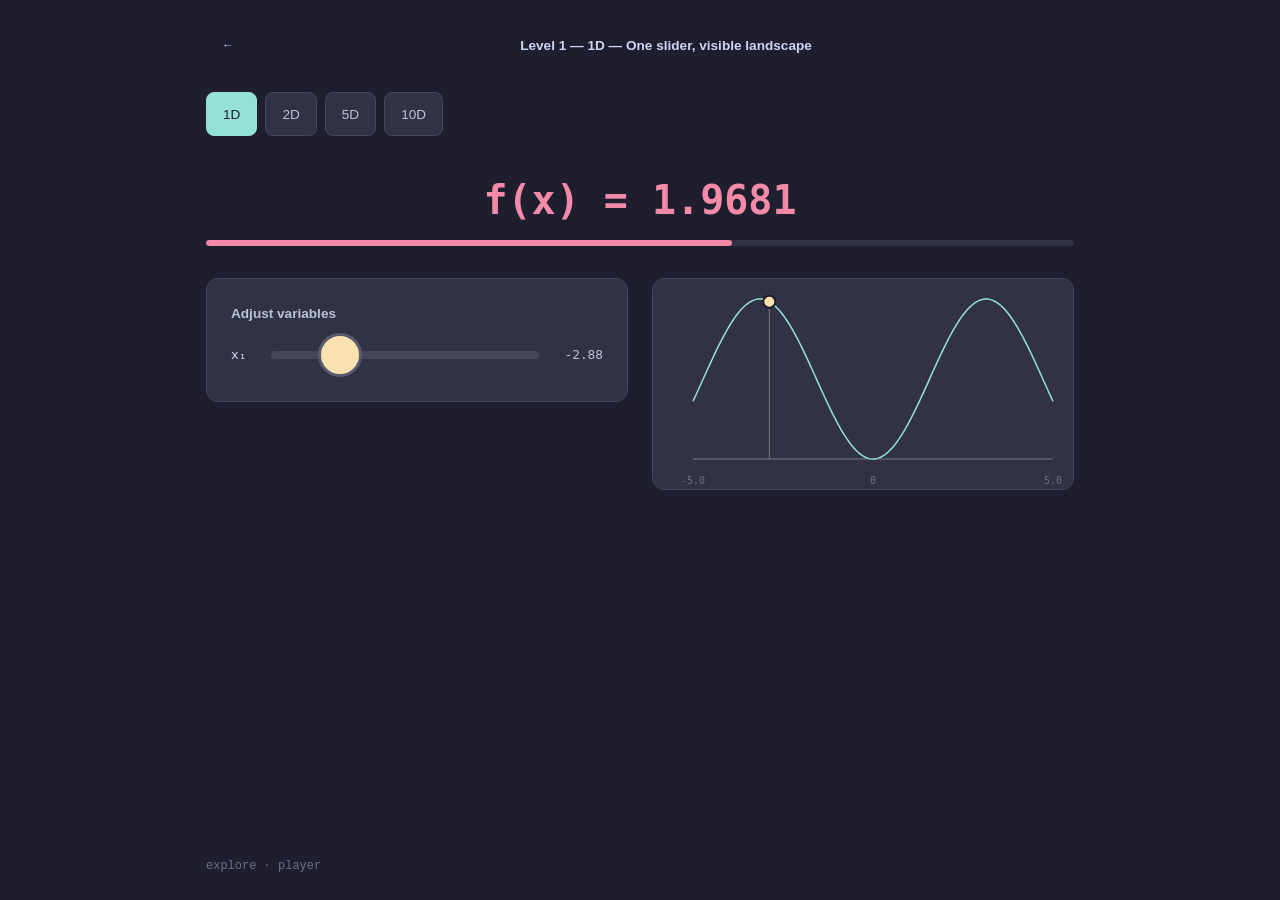
<file: frontend/game.html>
<!DOCTYPE html>
<html lang="en">
<head>
  <meta charset="UTF-8">
  <meta name="viewport" content="width=device-width, initial-scale=1.0, viewport-fit=cover">
  <meta name="theme-color" content="#1e1e2e">
  <title>OptimGame — Playing</title>
  <link rel="icon" href="assets/favicon.svg" type="image/svg+xml">
  <link rel="stylesheet" href="css/style.css">
  <style>
    .game-page {
      max-width: 700px;
      margin: 0 auto;
      padding: var(--space-md);
      padding-bottom: calc(var(--space-md) + env(safe-area-inset-bottom, 0px));
      min-height: 100vh;
      min-height: 100dvh;
      display: flex;
      flex-direction: column;
      gap: var(--space-md);
      overflow-x: hidden;
    }

    .fn-display {
      text-align: center;
      padding: var(--space-md) 0;
    }

    .vis-canvas {
      width: 100%;
      height: 250px;
      max-width: 100%;
    }

    .game-footer {
      display: flex;
      justify-content: space-between;
      align-items: center;
      padding: var(--space-sm) 0;
      margin-top: auto;
      gap: var(--space-sm);
    }

    .game-footer .btn {
      min-height: 44px;
      min-width: 44px;
    }

    @media (min-width: 768px) {
      .game-page {
        max-width: 900px;
      }

      .game-content {
        display: grid;
        grid-template-columns: 1fr 1fr;
        gap: var(--space-lg);
        align-items: start;
      }

      .vis-canvas {
        height: 350px;
      }
    }

    /* Mobile: stack game content, reduce padding */
    @media (max-width: 767px) {
      .game-page {
        padding: var(--space-sm) var(--space-md);
        padding-bottom: calc(var(--space-sm) + env(safe-area-inset-bottom, 0px));
      }

      .game-content {
        display: flex;
        flex-direction: column;
        gap: var(--space-md);
      }

      .vis-canvas {
        height: 220px;
      }
    }

    /* Small screens: reduce canvas height to prevent scroll */
    @media (max-width: 374px) {
      .game-page {
        padding: var(--space-sm);
        gap: var(--space-sm);
      }

      .vis-canvas {
        height: 180px;
      }
    }

    .score-result-overlay {
      position: fixed;
      inset: 0;
      background: rgba(17, 17, 27, 0.9);
      display: flex;
      align-items: center;
      justify-content: center;
      z-index: 100;
      padding: var(--space-md);
      overflow-y: auto;
    }

    /* Score overlay: ensure it's scrollable on short mobile screens */
    @media (max-width: 767px) {
      .score-result-overlay {
        align-items: flex-start;
        padding-top: var(--space-xl);
      }

      .score-result-overlay .card {
        margin: 0 auto;
        max-width: 100%;
      }
    }
  </style>
</head>
<body>
  <main class="game-page">

    <!-- Header -->
    <header class="game-header">
      <a href="index.html" class="btn btn--ghost" style="font-size: 0.75rem; padding: 4px 8px; white-space: nowrap;">←</a>
      <span class="game-header__level" id="level-label">Level 1</span>
      <span class="game-header__budget" id="budget-label">Budget: 40</span>
    </header>

    <!-- Level Selector -->
    <nav class="level-selector" id="level-selector" aria-label="Level selection"></nav>

    <!-- Function Value Display -->
    <section class="fn-display">
      <div class="fn-value" id="fn-value">f(x) = 0.0000</div>
      <div class="ghost-value" id="ghost-display" style="display: none; margin-top: var(--space-xs); font-size: 0.85rem; color: var(--lavender, #b4befe);">
        AI (<span id="ghost-algorithm">CMA-ES</span>): f(x) = <span id="ghost-fn-value">0.0000</span> — Eval: <span id="ghost-eval-count">0</span>/<span id="ghost-total-evals">40</span>
      </div>
      <div class="progress-bar" style="margin-top: var(--space-sm);">
        <div class="progress-bar__fill" id="progress-fill" style="width: 0%;"></div>
      </div>
    </section>

    <!-- Game Content: Sliders + Visualisation -->
    <div class="game-content">
      <!-- Sliders -->
      <section class="card">
        <h2 style="margin-bottom: var(--space-sm); font-size: 0.85rem;" class="text-secondary">
          Adjust variables
        </h2>
        <div class="slider-group" id="slider-container"></div>
      </section>

      <!-- Visualisation -->
      <section class="vis-container" id="vis-container">
        <canvas class="vis-canvas" id="vis-canvas"></canvas>
      </section>
    </div>

    <!-- Submit Score Button (hidden in explore mode) -->
    <div class="submit-section" id="submit-section" style="display: none; text-align: center;">
      <button class="btn btn--primary" id="submit-score-btn" style="min-width: 180px;">
        Submit Score
      </button>
    </div>

    <!-- Score Result Overlay -->
    <div class="score-result-overlay" id="score-result-overlay" style="display: none;">
      <div class="card" style="text-align: center; max-width: 400px; margin: 0 auto; padding: var(--space-xl);">
        <h2 style="margin-bottom: var(--space-sm); color: var(--accent-primary);">Score Submitted!</h2>
        <div class="fn-value" id="final-score-display" style="margin-bottom: var(--space-md);">f(x) = 0.0000</div>
        <p class="text-secondary" id="rank-display" style="display: none; margin-bottom: var(--space-sm); color: var(--accent-secondary);"></p>
        <p class="text-secondary" id="evals-used-display" style="margin-bottom: var(--space-lg);"></p>

        <!-- AI Comparison Summary (visible in AI mode only) -->
        <div id="ai-comparison" class="ai-comparison" style="display: none;">
          <h3 class="ai-comparison__title">You vs. AI</h3>
          <div class="ai-comparison__row ai-comparison__row--player">
            <span class="ai-comparison__label">You:</span>
            <strong id="player-result" class="ai-comparison__value"></strong>
            <span class="ai-comparison__evals">in <span id="player-evals"></span> evals</span>
          </div>
          <div class="ai-comparison__row ai-comparison__row--ghost">
            <span class="ai-comparison__label" id="ghost-algorithm-label">CMA-ES:</span>
            <strong id="ghost-result" class="ai-comparison__value"></strong>
            <span class="ai-comparison__evals">in <span id="ghost-evals"></span> evals</span>
          </div>
          <p id="comparison-verdict" class="ai-comparison__verdict"></p>
        </div>

        <div style="display: flex; flex-direction: column; gap: var(--space-sm);">
          <button class="btn btn--primary btn--full" id="next-level-btn" style="display: none;">Next Level →</button>
          <a href="leaderboard.html" class="btn btn--secondary btn--full">📊 Leaderboard</a>
          <a href="index.html" class="btn btn--ghost btn--full">Back to Menu</a>
        </div>
      </div>
    </div>

    <!-- Footer -->
    <footer class="game-footer">
      <span class="text-muted mono" style="font-size: 0.75rem;" id="mode-label"></span>
    </footer>

  </main>

  <script type="module">
    import { initGame } from "./js/game.js";

    // Grab DOM elements
    const elements = {
      sliderContainer: document.getElementById("slider-container"),
      canvas: document.getElementById("vis-canvas"),
      fnValue: document.getElementById("fn-value"),
      progressFill: document.getElementById("progress-fill"),
      levelLabel: document.getElementById("level-label"),
      budgetLabel: document.getElementById("budget-label"),
      visContainer: document.getElementById("vis-container"),
      levelSelector: document.getElementById("level-selector"),
      submitSection: document.getElementById("submit-section"),
      submitBtn: document.getElementById("submit-score-btn"),
      scoreResultOverlay: document.getElementById("score-result-overlay"),
      finalScoreDisplay: document.getElementById("final-score-display"),
      rankDisplay: document.getElementById("rank-display"),
      evalsUsedDisplay: document.getElementById("evals-used-display"),
      ghostDisplay: document.getElementById("ghost-display"),
      ghostAlgorithm: document.getElementById("ghost-algorithm"),
      ghostFnValue: document.getElementById("ghost-fn-value"),
      ghostEvalCount: document.getElementById("ghost-eval-count"),
      ghostTotalEvals: document.getElementById("ghost-total-evals"),
      // AI comparison elements
      aiComparison: document.getElementById("ai-comparison"),
      playerResult: document.getElementById("player-result"),
      playerEvals: document.getElementById("player-evals"),
      ghostResult: document.getElementById("ghost-result"),
      ghostEvals: document.getElementById("ghost-evals"),
      ghostAlgorithmLabel: document.getElementById("ghost-algorithm-label"),
      comparisonVerdict: document.getElementById("comparison-verdict"),
      nextLevelBtn: document.getElementById("next-level-btn"),
    };

    // Initialise game
    const state = initGame(elements);

    // Show mode label
    const modeLabel = document.getElementById("mode-label");
    const params = new URLSearchParams(window.location.search);
    const mode = params.get("mode") || "explore";
    const nickname = params.get("nickname") || "player";
    modeLabel.textContent = `${mode} · ${nickname}`;
  </script>
</body>
</html>
</file>
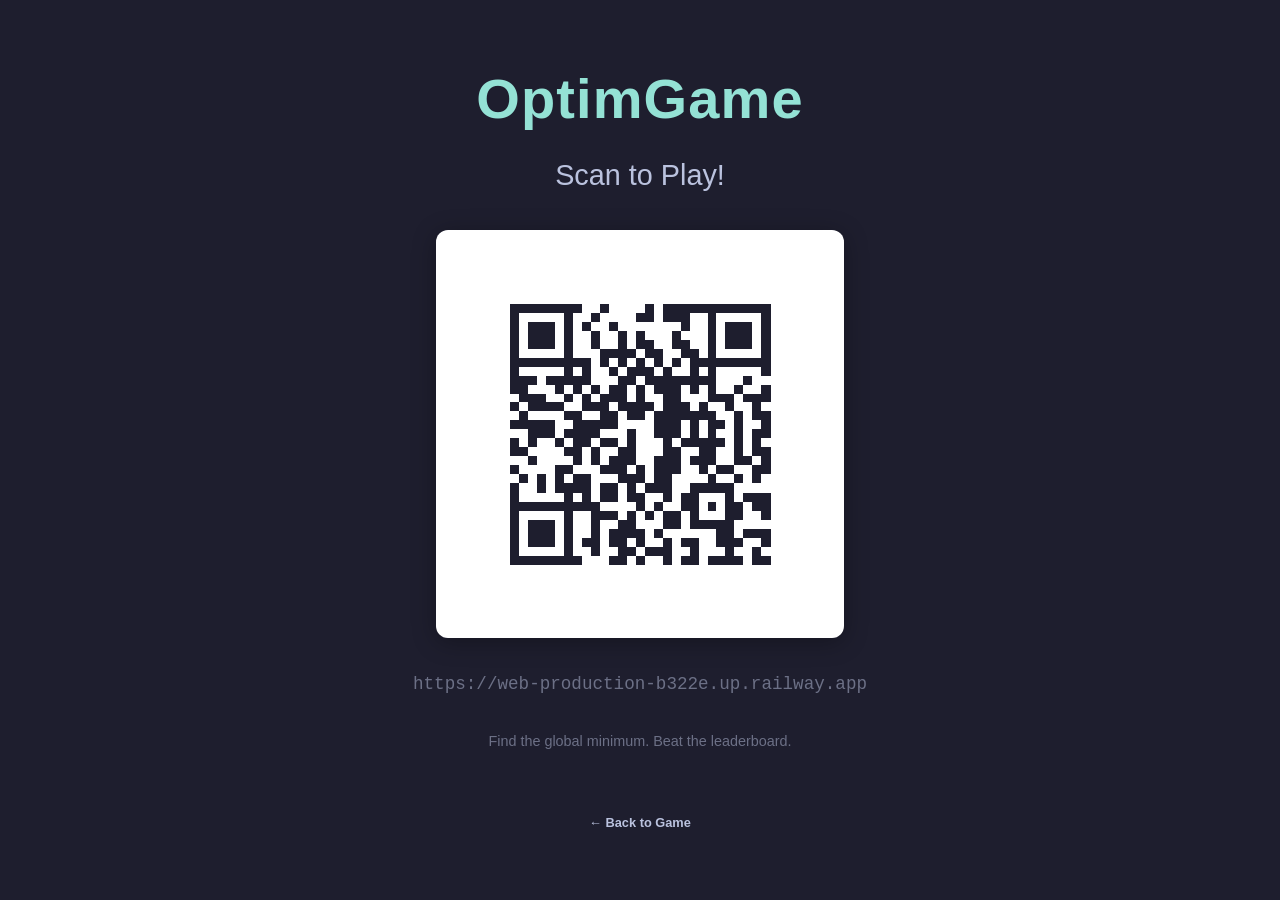
<file: frontend/qr.html>
<!DOCTYPE html>
<html lang="en">
<head>
  <meta charset="UTF-8">
  <meta name="viewport" content="width=device-width, initial-scale=1.0, viewport-fit=cover">
  <meta name="theme-color" content="#1e1e2e">
  <title>OptimGame — Scan to Play</title>
  <link rel="icon" href="assets/favicon.svg" type="image/svg+xml">
  <link rel="stylesheet" href="css/style.css">
  <style>
    .qr-page {
      display: flex;
      flex-direction: column;
      align-items: center;
      justify-content: center;
      min-height: 100vh;
      min-height: 100dvh;
      padding: var(--space-xl);
      gap: var(--space-xl);
      text-align: center;
    }

    .qr-title {
      font-size: clamp(2rem, 5vw, 3.5rem);
      font-weight: 700;
      color: var(--accent-primary);
      letter-spacing: 0.02em;
    }

    .qr-subtitle {
      font-size: clamp(1.2rem, 3vw, 1.8rem);
      color: var(--text-secondary);
      margin-top: var(--space-sm);
    }

    .qr-canvas-wrapper {
      background: #fff;
      border-radius: var(--radius-lg);
      padding: var(--space-lg);
      box-shadow: 0 4px 24px rgba(0, 0, 0, 0.3);
    }

    #qr-canvas {
      display: block;
      width: clamp(200px, 40vmin, 400px);
      height: clamp(200px, 40vmin, 400px);
      image-rendering: pixelated;
    }

    .qr-url {
      font-family: "SF Mono", "Fira Code", "Fira Mono", "Roboto Mono", "Courier New", monospace;
      font-size: clamp(0.8rem, 2vw, 1.1rem);
      color: var(--text-muted);
      word-break: break-all;
      max-width: 500px;
    }

    .qr-footer {
      font-size: 0.9rem;
      color: var(--text-muted);
    }
  </style>
</head>
<body>
  <main class="qr-page">
    <header>
      <h1 class="qr-title">OptimGame</h1>
      <p class="qr-subtitle">Scan to Play!</p>
    </header>

    <div class="qr-canvas-wrapper">
      <canvas id="qr-canvas" width="400" height="400" aria-label="QR code linking to OptimGame"></canvas>
    </div>

    <p class="qr-url" id="qr-url"></p>

    <p class="qr-footer">Find the global minimum. Beat the leaderboard.</p>

    <a href="index.html" class="btn btn--ghost" style="margin-top: var(--space-md); font-size: 0.8rem;">← Back to Game</a>
  </main>

  <script type="module">
    import { renderQR } from "./js/qr.js";

    const canvas = document.getElementById("qr-canvas");
    const urlDisplay = document.getElementById("qr-url");

    // Default to the Railway production URL; override with ?url= param
    const params = new URLSearchParams(window.location.search);
    const targetUrl = params.get("url") || "https://web-production-b322e.up.railway.app";

    urlDisplay.textContent = targetUrl;

    try {
      renderQR(canvas, targetUrl);
    } catch (e) {
      // Fallback: just show the URL prominently
      canvas.style.display = "none";
      urlDisplay.style.fontSize = "1.5rem";
      urlDisplay.style.color = "var(--accent-primary)";
    }
  </script>
</body>
</html>
</file>
<file: frontend/css/style.css>
/* ============================================================
   OptimGame — Catppuccin Mocha Theme
   ============================================================ */

:root {
  /* Catppuccin Mocha Palette */
  --base: #1e1e2e;
  --mantle: #181825;
  --crust: #11111b;
  --surface0: #313244;
  --surface1: #45475a;
  --surface2: #585b70;
  --overlay0: #6c7086;
  --overlay1: #7f849c;
  --overlay2: #9399b2;
  --subtext0: #a6adc8;
  --subtext1: #bac2de;
  --text: #cdd6f4;
  --lavender: #b4befe;
  --blue: #89b4fa;
  --sapphire: #74c7ec;
  --sky: #89dceb;
  --teal: #94e2d5;
  --green: #a6e3a1;
  --yellow: #f9e2af;
  --peach: #fab387;
  --maroon: #eba0ac;
  --red: #f38ba8;
  --mauve: #cba6f7;
  --pink: #f5c2e7;
  --flamingo: #f2cdcd;
  --rosewater: #f5e0dc;

  /* Semantic tokens */
  --bg-primary: var(--base);
  --bg-surface: var(--surface0);
  --bg-elevated: var(--surface1);
  --bg-active: var(--surface2);
  --text-primary: var(--text);
  --text-secondary: var(--subtext1);
  --text-muted: var(--overlay0);
  --accent-primary: var(--teal);
  --accent-secondary: var(--mauve);
  --color-success: var(--green);
  --color-warning: var(--peach);
  --color-danger: var(--red);
  --color-ghost: var(--lavender);
  --color-player: var(--yellow);
  --color-info: var(--sky);

  /* Spacing */
  --space-xs: 4px;
  --space-sm: 8px;
  --space-md: 16px;
  --space-lg: 24px;
  --space-xl: 32px;
  --space-2xl: 48px;

  /* Radii */
  --radius-sm: 4px;
  --radius-md: 8px;
  --radius-lg: 12px;
  --radius-full: 9999px;

  /* Transitions */
  --transition-fast: 150ms ease;
  --transition-normal: 200ms ease;
  --transition-slow: 300ms ease-out;
}

/* ============================================================
   Reset & Base
   ============================================================ */

*,
*::before,
*::after {
  box-sizing: border-box;
  margin: 0;
  padding: 0;
}

html {
  font-size: 16px;
  -webkit-text-size-adjust: 100%;
}

body {
  font-family: -apple-system, BlinkMacSystemFont, "Segoe UI", Roboto, Oxygen,
    Ubuntu, Cantarell, "Open Sans", "Helvetica Neue", sans-serif;
  background-color: var(--bg-primary);
  color: var(--text-primary);
  line-height: 1.6;
  min-height: 100vh;
  min-height: 100dvh;
}

/* ============================================================
   Typography
   ============================================================ */

h1 {
  font-size: 1.5rem;
  font-weight: 700;
  color: var(--text-primary);
}

h2 {
  font-size: 1.1rem;
  font-weight: 600;
  color: var(--text-primary);
}

.mono {
  font-family: "SF Mono", "Fira Code", "Fira Mono", "Roboto Mono",
    "Courier New", monospace;
}

.text-muted {
  color: var(--text-muted);
}

.text-secondary {
  color: var(--text-secondary);
}

/* ============================================================
   Layout
   ============================================================ */

.container {
  width: 100%;
  max-width: 600px;
  margin: 0 auto;
  padding: var(--space-md);
}

.container--wide {
  max-width: 1200px;
}

.page {
  display: flex;
  flex-direction: column;
  align-items: center;
  justify-content: center;
  min-height: 100vh;
  min-height: 100dvh;
  padding: var(--space-lg);
}

.stack {
  display: flex;
  flex-direction: column;
  gap: var(--space-md);
}

.stack--sm {
  gap: var(--space-sm);
}

.stack--lg {
  gap: var(--space-lg);
}

/* ============================================================
   Card
   ============================================================ */

.card {
  background: var(--bg-surface);
  border: 1px solid var(--surface1);
  border-radius: var(--radius-lg);
  padding: var(--space-lg);
}

/* ============================================================
   Buttons
   ============================================================ */

.btn {
  display: inline-flex;
  align-items: center;
  justify-content: center;
  padding: 12px 24px;
  min-height: 44px;
  min-width: 44px;
  border: none;
  border-radius: var(--radius-md);
  background: var(--bg-elevated);
  color: var(--accent-primary);
  font-family: inherit;
  font-size: 0.9rem;
  font-weight: 600;
  cursor: pointer;
  transition: background var(--transition-fast), transform var(--transition-fast);
  text-decoration: none;
  user-select: none;
  -webkit-tap-highlight-color: transparent;
  touch-action: manipulation;
}

.btn:hover {
  background: var(--bg-active);
}

.btn:active {
  transform: scale(0.97);
}

.btn:disabled {
  color: var(--text-muted);
  background: var(--bg-surface);
  cursor: not-allowed;
  transform: none;
}

.btn--primary {
  background: var(--accent-primary);
  color: var(--base);
}

.btn--primary:hover {
  background: var(--teal);
  opacity: 0.9;
}

.btn--secondary {
  color: var(--accent-secondary);
}

.btn--full {
  width: 100%;
}

.btn--ghost {
  background: transparent;
  color: var(--text-secondary);
}

.btn--ghost:hover {
  background: var(--bg-surface);
}

/* ============================================================
   Input
   ============================================================ */

.input {
  width: 100%;
  padding: 12px 16px;
  min-height: 44px;
  background: var(--bg-surface);
  border: 1px solid var(--surface1);
  border-radius: var(--radius-md);
  color: var(--text-primary);
  font-family: inherit;
  font-size: 1rem;
  outline: none;
  transition: border-color var(--transition-fast);
  -webkit-tap-highlight-color: transparent;
}

.input::placeholder {
  color: var(--text-muted);
}

.input:focus {
  border-color: var(--accent-primary);
}

/* ============================================================
   Function Value Display
   ============================================================ */

.fn-value {
  font-family: "SF Mono", "Fira Code", monospace;
  font-size: 1.8rem;
  font-weight: 700;
  text-align: center;
  transition: color var(--transition-fast);
}

.fn-value--excellent {
  color: var(--color-success);
}

.fn-value--good {
  color: var(--accent-primary);
}

.fn-value--ok {
  color: var(--color-warning);
}

.fn-value--far {
  color: var(--color-danger);
}

/* ============================================================
   Progress Bar (proximity to 0)
   ============================================================ */

.progress-bar {
  width: 100%;
  height: 6px;
  background: var(--bg-surface);
  border-radius: var(--radius-full);
  overflow: hidden;
}

.progress-bar__fill {
  height: 100%;
  border-radius: var(--radius-full);
  transition: width var(--transition-fast), background-color var(--transition-fast);
}

/* ============================================================
   Slider Component
   ============================================================ */

.slider-group {
  display: flex;
  flex-direction: column;
  gap: var(--space-sm);
}

.slider-row {
  display: flex;
  align-items: center;
  gap: var(--space-md);
  padding: var(--space-sm) 0;
  min-height: 44px;
}

.slider-row__label {
  font-family: "SF Mono", "Fira Code", monospace;
  font-size: 0.8rem;
  color: var(--text-primary);
  min-width: 24px;
}

.slider-row__input {
  width: 100%;
  -webkit-appearance: none;
  appearance: none;
  height: 8px;
  background: var(--bg-surface);
  border-radius: var(--radius-full);
  outline: none;
  cursor: pointer;
  /* Ensure 44px touch target for the track itself */
  padding: 18px 0;
  margin: -18px 0;
  background-clip: content-box;
}

/* iOS needs explicit track styling */
.slider-row__input::-webkit-slider-runnable-track {
  -webkit-appearance: none;
  height: 8px;
  background: var(--bg-elevated);
  border-radius: var(--radius-full);
}

.slider-row__input::-moz-range-track {
  height: 8px;
  background: var(--bg-elevated);
  border-radius: var(--radius-full);
  border: none;
}

.slider-row__input::-webkit-slider-thumb {
  -webkit-appearance: none;
  appearance: none;
  width: 44px;
  height: 44px;
  border-radius: 50%;
  background: var(--color-player);
  border: 3px solid var(--bg-active);
  cursor: pointer;
  transition: transform var(--transition-fast);
  /* Center thumb on track */
  margin-top: -18px;
}

.slider-row__input::-webkit-slider-thumb:active {
  transform: scale(1.15);
}

.slider-row__input::-moz-range-thumb {
  width: 44px;
  height: 44px;
  border-radius: 50%;
  background: var(--color-player);
  border: 3px solid var(--bg-active);
  cursor: pointer;
  box-sizing: border-box;
}

.slider-row__value {
  font-family: "SF Mono", "Fira Code", monospace;
  font-size: 0.8rem;
  color: var(--text-secondary);
  min-width: 48px;
  text-align: right;
}

/* Slider wrapper — positions ghost marker relative to track */
.slider-row__wrap {
  flex: 1;
  position: relative;
  display: flex;
  align-items: center;
}

.slider-row__wrap .slider-row__input {
  width: 100%;
}

/* Ghost marker — lavender dot showing AI position on the slider track */
.slider-row__ghost-marker {
  display: none;
  position: absolute;
  top: 50%;
  width: 14px;
  height: 14px;
  border-radius: 50%;
  background: var(--color-ghost);
  transform: translate(-50%, -50%);
  pointer-events: none;
  opacity: 0.85;
  box-shadow: 0 0 6px var(--color-ghost);
  transition: left 0.15s ease-out;
  z-index: 2;
}

/* ============================================================
   Visualisation Canvas
   ============================================================ */

.vis-container {
  width: 100%;
  border-radius: var(--radius-lg);
  overflow: hidden;
  background: var(--bg-surface);
  border: 1px solid var(--surface1);
}

.vis-container canvas {
  display: block;
  width: 100%;
  height: auto;
}

/* ============================================================
   Game Header
   ============================================================ */

.game-header {
  display: flex;
  justify-content: space-between;
  align-items: center;
  padding: var(--space-sm) 0;
  gap: var(--space-sm);
}

.game-header__level {
  font-weight: 600;
  color: var(--text-primary);
  font-size: 0.85rem;
  text-align: center;
  flex: 1;
  min-width: 0;
}

.game-header__budget {
  font-family: "SF Mono", "Fira Code", monospace;
  font-size: 0.85rem;
  color: var(--accent-primary);
}

.game-header__budget--warning {
  color: var(--color-warning);
}

.game-header__budget--danger {
  color: var(--color-danger);
}

/* ============================================================
   Level Selector
   ============================================================ */

.level-selector {
  display: flex;
  gap: var(--space-sm);
  flex-wrap: wrap;
}

.level-selector__btn {
  padding: 12px 16px;
  min-height: 44px;
  min-width: 44px;
  border: 1px solid var(--surface1);
  border-radius: var(--radius-md);
  background: var(--bg-surface);
  color: var(--text-secondary);
  font-size: 0.85rem;
  font-weight: 500;
  cursor: pointer;
  transition: all var(--transition-fast);
  -webkit-tap-highlight-color: transparent;
}

.level-selector__btn:hover {
  border-color: var(--accent-primary);
  color: var(--accent-primary);
}

.level-selector__btn--active {
  border-color: var(--accent-primary);
  background: var(--accent-primary);
  color: var(--base);
}

.level-selector__btn:disabled {
  opacity: 0.4;
  cursor: not-allowed;
}

/* ============================================================
   Mode Buttons (Landing Page)
   ============================================================ */

.mode-buttons {
  display: flex;
  flex-direction: column;
  gap: var(--space-sm);
  width: 100%;
}

.mode-buttons .btn {
  width: 100%;
}

/* ============================================================
   Divider
   ============================================================ */

.divider {
  display: flex;
  align-items: center;
  gap: var(--space-md);
  color: var(--text-muted);
  font-size: 0.8rem;
}

.divider::before,
.divider::after {
  content: "";
  flex: 1;
  height: 1px;
  background: var(--surface1);
}

/* ============================================================
   Responsive
   ============================================================ */

/* Very small screens (320px minimum width support) */
@media (max-width: 374px) {
  :root {
    --space-md: 12px;
    --space-lg: 16px;
  }

  .container {
    padding: var(--space-sm);
  }

  .fn-value {
    font-size: 1.4rem;
  }

  .slider-row {
    gap: var(--space-sm);
  }

  .slider-row__value {
    min-width: 40px;
    font-size: 0.7rem;
  }

  .card {
    padding: var(--space-md);
  }

  .level-selector {
    gap: var(--space-xs);
  }

  .level-selector__btn {
    padding: 10px 12px;
    font-size: 0.8rem;
    min-height: 44px;
  }
}

/* Small phones (375px–479px) */
@media (min-width: 375px) and (max-width: 479px) {
  .fn-value {
    font-size: 1.6rem;
  }

  .game-page {
    padding: var(--space-sm) var(--space-md);
  }
}

@media (min-width: 480px) {
  .fn-value {
    font-size: 2.2rem;
  }

  h1 {
    font-size: 2rem;
  }
}

@media (min-width: 768px) {
  .game-layout {
    display: grid;
    grid-template-columns: 1fr 1fr;
    gap: var(--space-lg);
  }

  .fn-value {
    font-size: 2.5rem;
  }
}

/* ============================================================
   Mobile Touch & iOS-Specific
   ============================================================ */

/* Prevent iOS zoom on input focus (font-size must be >= 16px) */
@media (max-width: 768px) {
  .input {
    font-size: 16px;
  }
}

/* Ensure all anchor/link touch targets meet 44px minimum */
a.btn {
  min-height: 44px;
  min-width: 44px;
  display: inline-flex;
  align-items: center;
  justify-content: center;
}

/* Mobile-specific layout adjustments (< 768px) */
@media (max-width: 767px) {
  /* Safe area insets for notched devices (iPhone X+) */
  body {
    padding-left: env(safe-area-inset-left);
    padding-right: env(safe-area-inset-right);
    padding-bottom: env(safe-area-inset-bottom);
  }

  .page {
    padding: var(--space-md);
    padding-bottom: calc(var(--space-md) + env(safe-area-inset-bottom));
  }

  /* Ensure level selector wraps gracefully on narrow screens */
  .level-selector {
    justify-content: center;
  }

  /* Cards should not overflow viewport */
  .card {
    padding: var(--space-md);
    word-break: break-word;
  }

  /* Stack game content vertically on mobile */
  .game-content {
    display: flex;
    flex-direction: column;
    gap: var(--space-md);
  }

  /* Slider container: ensure adequate spacing between sliders */
  .slider-group {
    gap: var(--space-md);
  }

  /* Larger slider track hitbox on mobile for easier dragging */
  .slider-row__input {
    height: 10px;
    padding: 20px 0;
    margin: -20px 0;
  }

  /* Mode buttons full width with proper spacing */
  .mode-buttons .btn {
    padding: 14px 24px;
  }

  /* Ensure submit button is easily tappable */
  .submit-section .btn {
    min-height: 48px;
    font-size: 1rem;
  }
}

/* Ensure no horizontal overflow on mobile */
html, body {
  overflow-x: hidden;
  max-width: 100vw;
}

.page,
.container,
.card,
.slider-group,
.level-selector {
  max-width: 100%;
  overflow-x: hidden;
}

/* Prevent any child from breaking viewport width */
img, canvas, video, svg {
  max-width: 100%;
  height: auto;
}

/* ============================================================
   Accessibility
   ============================================================ */

:focus-visible {
  outline: 2px solid var(--accent-primary);
  outline-offset: 2px;
}

@media (prefers-reduced-motion: reduce) {
  *,
  *::before,
  *::after {
    transition-duration: 0.01ms !important;
    animation-duration: 0.01ms !important;
  }
}

/* ============================================================
   AI Comparison Summary (You vs. AI end-of-round)
   ============================================================ */

.ai-comparison {
  margin: var(--space-md) 0;
  padding: var(--space-md);
  background: var(--mantle);
  border-radius: var(--radius-md);
  border: 1px solid var(--surface1);
}

.ai-comparison__title {
  color: var(--accent-primary);
  font-size: 1rem;
  font-weight: 600;
  margin-bottom: var(--space-sm);
}

.ai-comparison__row {
  display: flex;
  align-items: baseline;
  gap: var(--space-sm);
  padding: var(--space-xs) 0;
  font-family: "SF Mono", "Fira Code", monospace;
  font-size: 0.9rem;
}

.ai-comparison__row--player {
  color: var(--color-player);
}

.ai-comparison__row--ghost {
  color: var(--color-ghost);
}

.ai-comparison__label {
  font-weight: 600;
  min-width: 60px;
}

.ai-comparison__value {
  font-size: 1rem;
}

.ai-comparison__evals {
  color: var(--text-secondary);
  font-size: 0.8rem;
}

.ai-comparison__verdict {
  margin-top: var(--space-sm);
  font-weight: 700;
  font-size: 0.95rem;
}

.ai-comparison__verdict--player-wins {
  color: var(--color-success);
}

.ai-comparison__verdict--ghost-wins {
  color: var(--color-ghost);
}

.ai-comparison__verdict--tie {
  color: var(--accent-primary);
}

.ai-comparison__row--winner {
  background: rgba(166, 227, 161, 0.1);
  border-radius: var(--radius-sm);
  padding: var(--space-xs) var(--space-sm);
}


/* ============================================================
   Connection Status Indicator
   ============================================================ */

.connection-status {
  position: fixed;
  top: 0;
  left: 0;
  right: 0;
  z-index: 1000;
  display: flex;
  align-items: center;
  justify-content: center;
  gap: var(--space-sm);
  padding: var(--space-xs) var(--space-md);
  font-size: 0.8rem;
  font-weight: 500;
  transform: translateY(-100%);
  transition: transform var(--transition-normal), background-color var(--transition-fast);
}

.connection-status--connected {
  /* Hidden when connected */
  transform: translateY(-100%);
  background: var(--teal);
  color: var(--base);
}

.connection-status--reconnecting {
  transform: translateY(0);
  background: var(--peach);
  color: var(--base);
}

.connection-status--offline {
  transform: translateY(0);
  background: var(--red);
  color: var(--base);
}

.connection-status__icon {
  font-size: 0.7rem;
  line-height: 1;
}

.connection-status__text {
  line-height: 1;
}

/* Pulse animation for reconnecting state */
.connection-status--reconnecting .connection-status__icon {
  animation: pulse-icon 1.5s ease-in-out infinite;
}

@keyframes pulse-icon {
  0%, 100% { opacity: 1; }
  50% { opacity: 0.3; }
}

@media (prefers-reduced-motion: reduce) {
  .connection-status {
    transition: none;
  }
  .connection-status--reconnecting .connection-status__icon {
    animation: none;
  }
}

/* ============================================================
   Loading States
   ============================================================ */

.loading-spinner {
  display: inline-block;
  width: 20px;
  height: 20px;
  border: 2px solid var(--surface1);
  border-top-color: var(--accent-primary);
  border-radius: 50%;
  animation: spin 0.8s linear infinite;
}

.loading-spinner--sm {
  width: 14px;
  height: 14px;
  border-width: 1.5px;
}

.loading-spinner--lg {
  width: 32px;
  height: 32px;
  border-width: 3px;
}

@keyframes spin {
  to { transform: rotate(360deg); }
}

.loading-overlay {
  display: flex;
  flex-direction: column;
  align-items: center;
  justify-content: center;
  gap: var(--space-md);
  padding: var(--space-xl);
  color: var(--text-secondary);
  font-size: 0.9rem;
}

.btn--loading {
  position: relative;
  color: transparent;
  pointer-events: none;
}

.btn--loading::after {
  content: "";
  position: absolute;
  width: 16px;
  height: 16px;
  border: 2px solid var(--surface1);
  border-top-color: var(--base);
  border-radius: 50%;
  animation: spin 0.8s linear infinite;
}

/* Error message toast */
.error-toast {
  position: fixed;
  bottom: var(--space-lg);
  left: 50%;
  transform: translateX(-50%) translateY(120%);
  background: var(--red);
  color: var(--base);
  padding: var(--space-sm) var(--space-md);
  border-radius: var(--radius-md);
  font-size: 0.85rem;
  font-weight: 500;
  z-index: 1001;
  transition: transform var(--transition-slow);
  max-width: 90%;
  text-align: center;
}

.error-toast--visible {
  transform: translateX(-50%) translateY(0);
}

@media (prefers-reduced-motion: reduce) {
  .loading-spinner,
  .btn--loading::after {
    animation: none;
    opacity: 0.6;
  }
  .error-toast {
    transition: none;
  }
}
</file>
